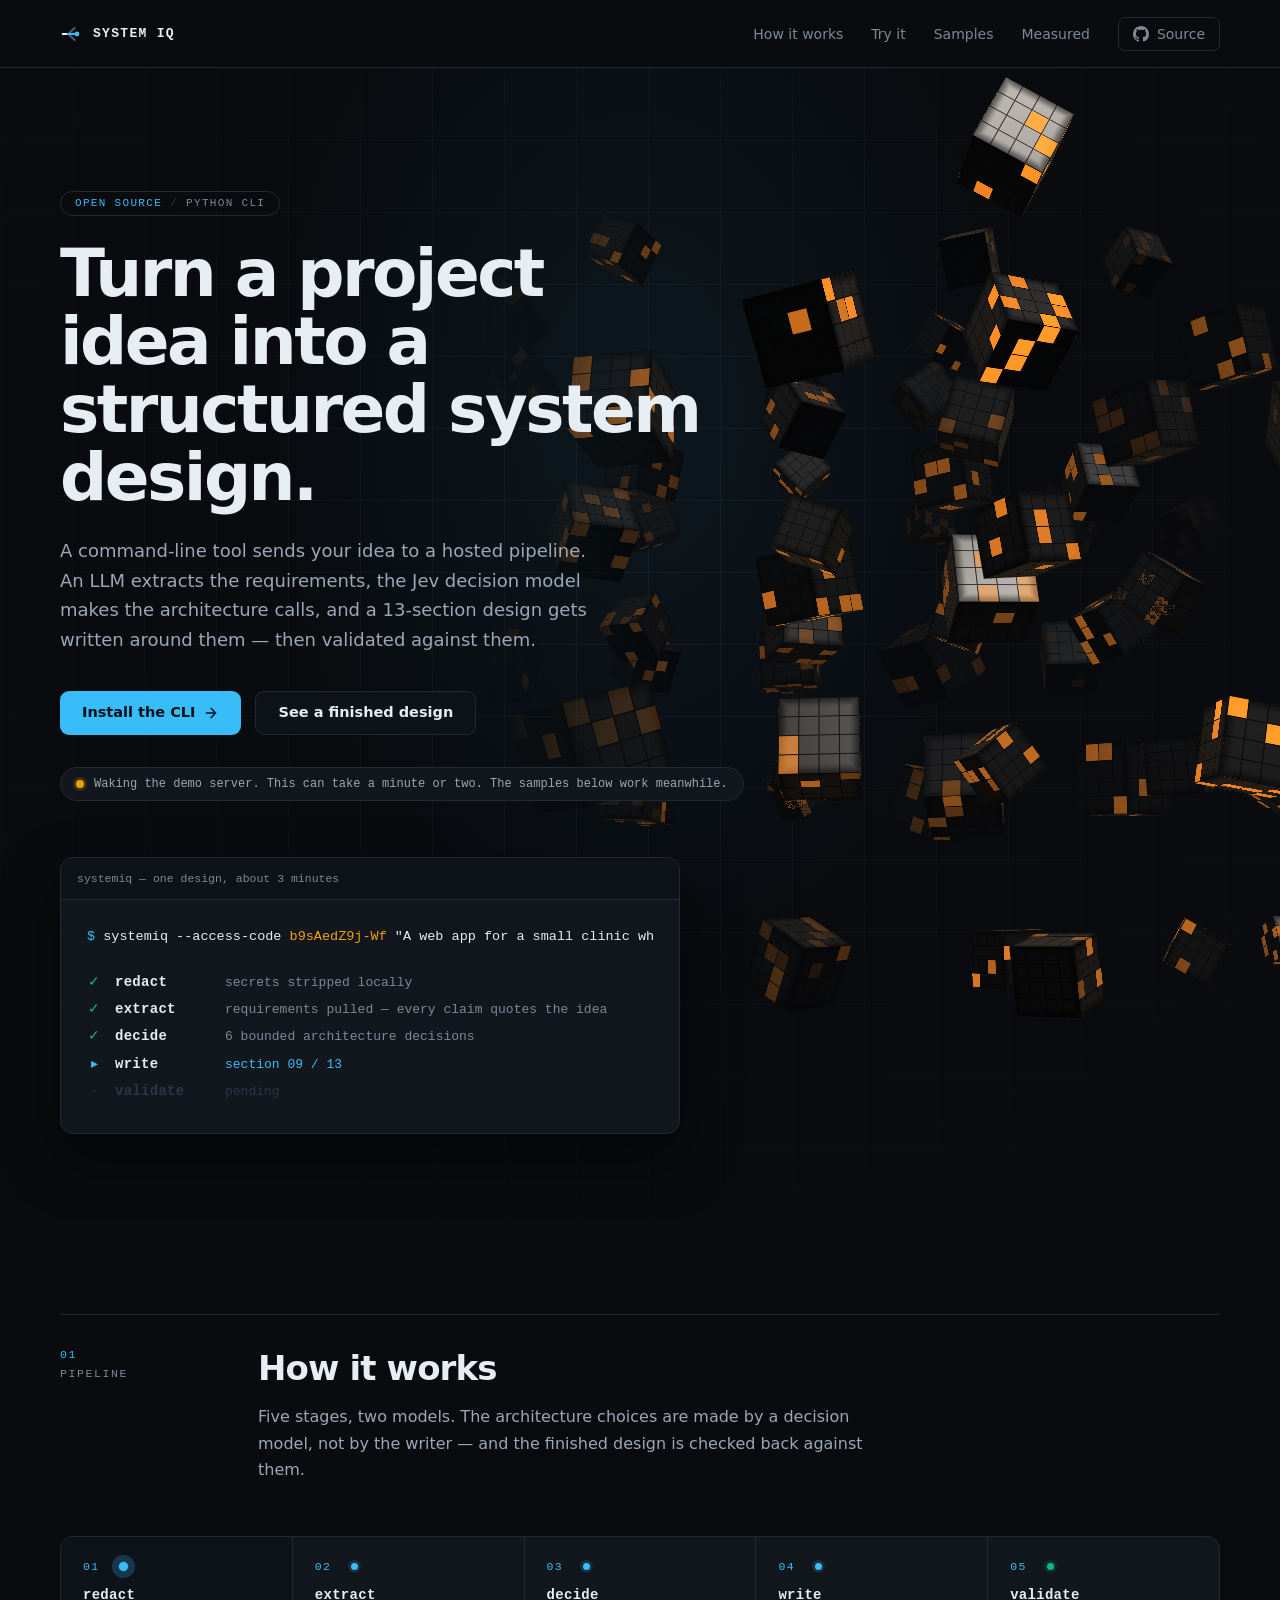
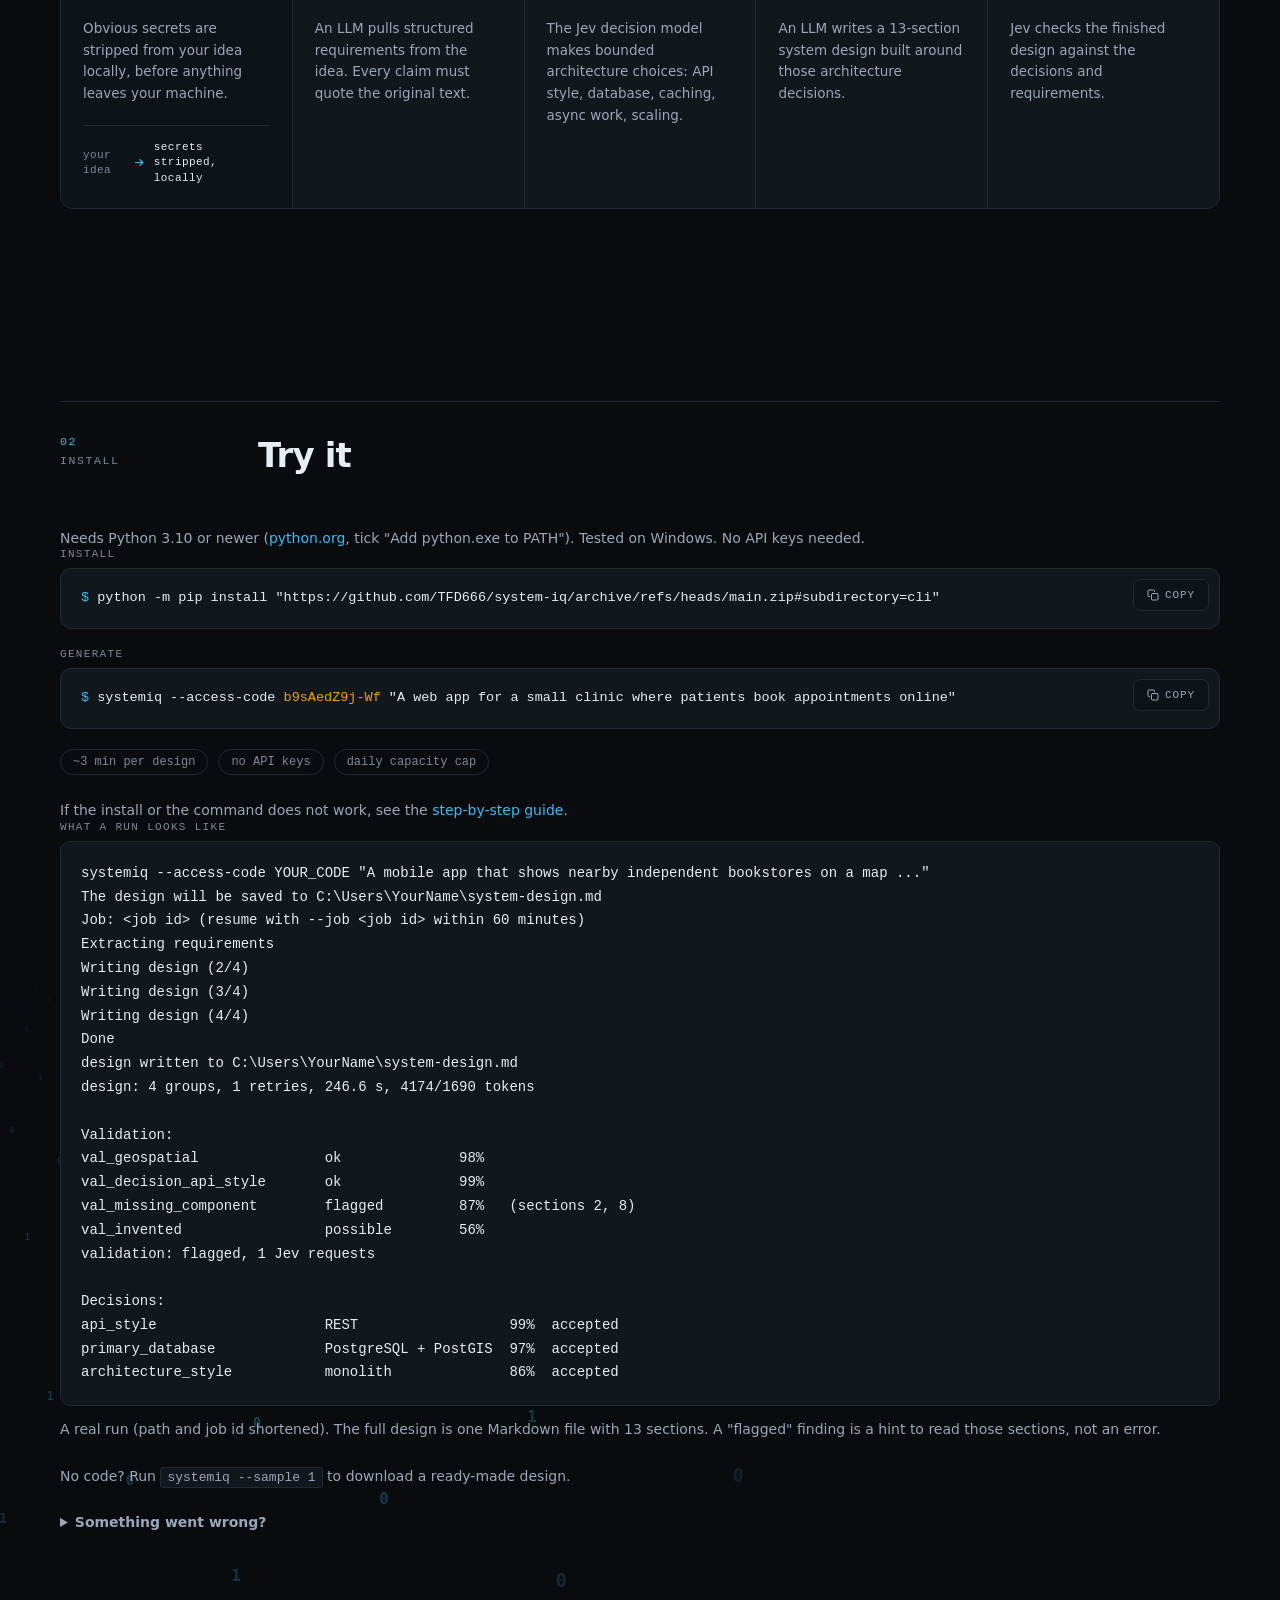
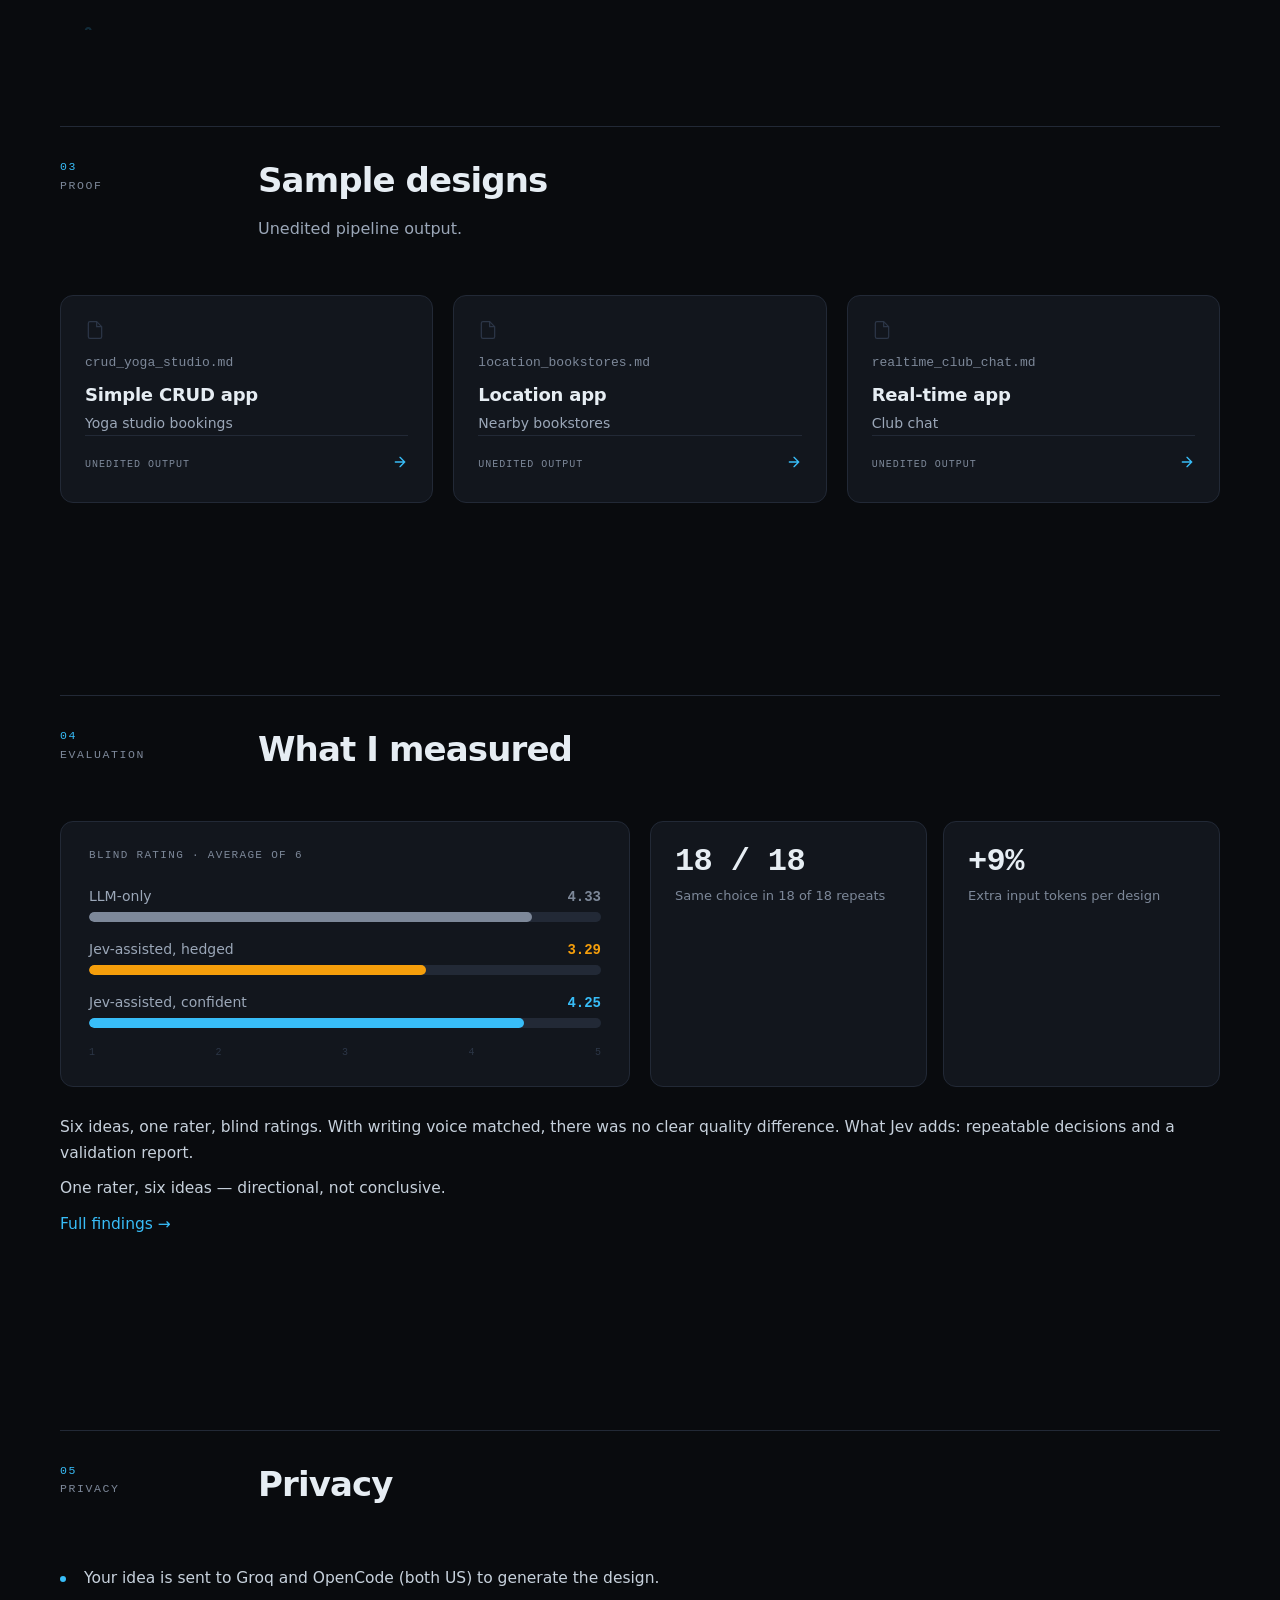
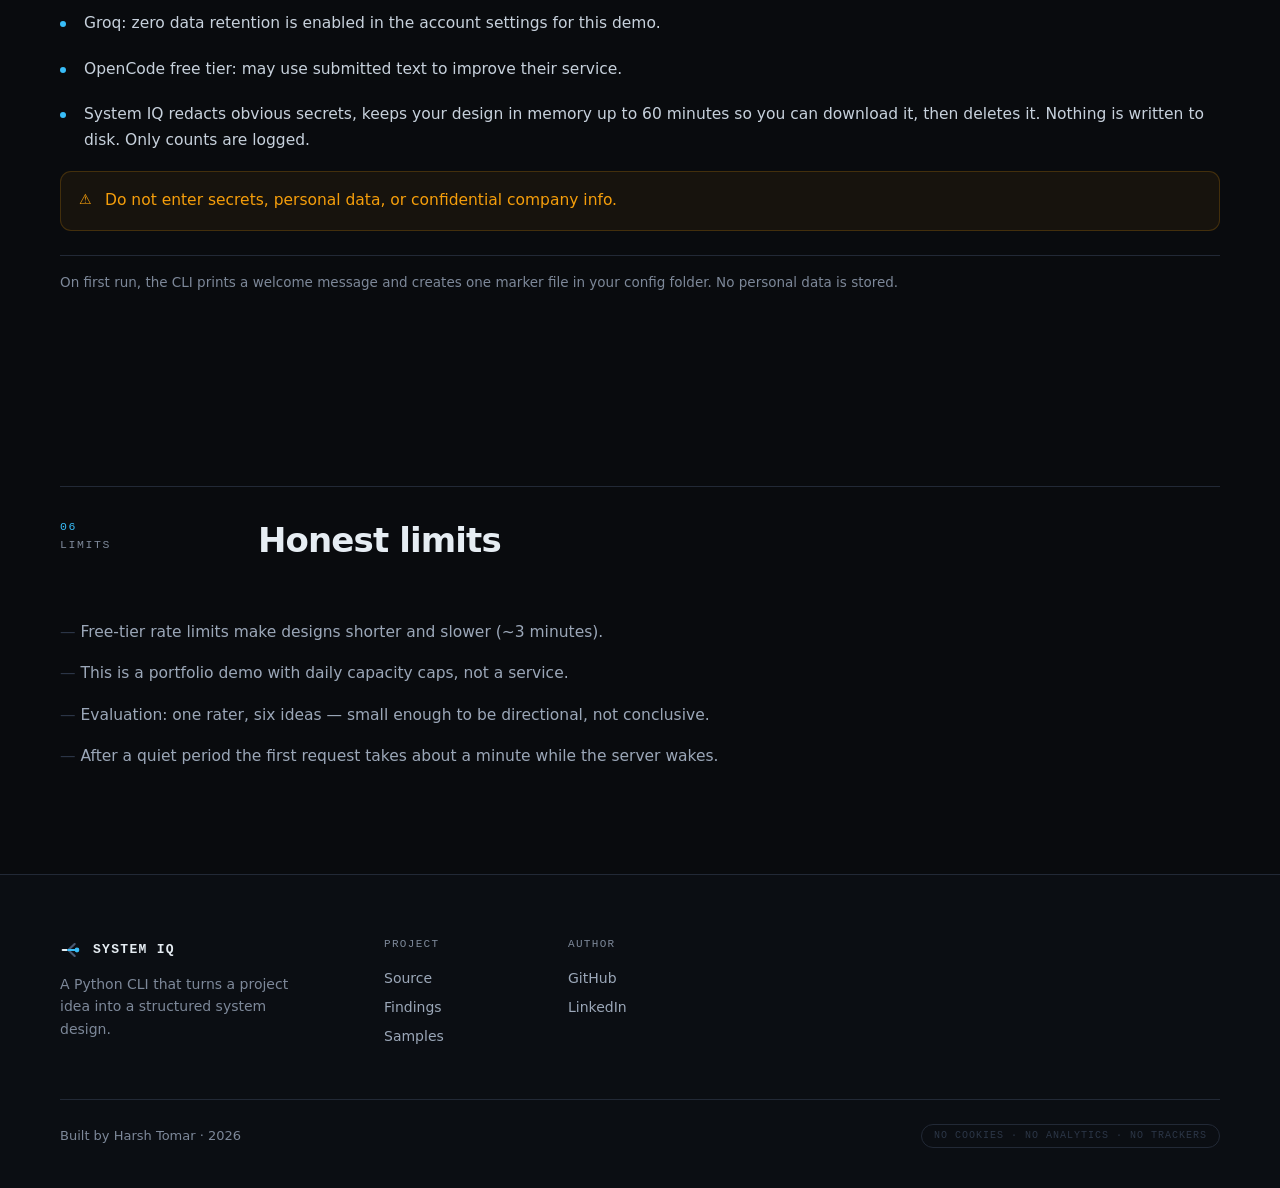
<file: site/index.html>
<!DOCTYPE html>
<html lang="en">
<head>
  <meta charset="UTF-8">
  <meta name="viewport" content="width=device-width, initial-scale=1.0">
  <title>System IQ — Structured System Design from a Project Idea</title>
  <meta name="description" content="A Python CLI that turns a project idea into a structured 13-section system design using requirement extraction, bounded architecture decisions, and validation.">
  <meta name="robots" content="noindex">
  <meta property="og:title" content="System IQ — Structured System Design from a Project Idea">
  <meta property="og:description" content="Turn a project idea into a structured 13-section system design.">
  <meta property="og:type" content="website">
  <link rel="icon" href="favicon.svg" type="image/svg+xml">
  <link rel="stylesheet" href="style.css">
</head>
<body>

  <!-- intro loader — first child, before skip link. Controller in motion.js -->
  <div id="intro" class="intro" aria-hidden="true">
    <svg class="intro__mark" width="190" height="190" viewBox="0 0 24 24" fill="none">
      <circle class="intro__ring" cx="18.5" cy="12" r="2.5" fill="none" stroke="#38BDF8" stroke-width="0.9"/>
      <path class="intro__stroke intro__trunk"  pathLength="100" d="M3 12h6"       stroke="#E6EDF3" stroke-width="2" stroke-linecap="round"/>
      <path class="intro__stroke intro__branch" pathLength="100" d="M9 12 16 5.5"  stroke="#2C3647" stroke-width="2" stroke-linecap="round"/>
      <path class="intro__stroke intro__branch" pathLength="100" d="M9 12 16 18.5" stroke="#2C3647" stroke-width="2" stroke-linecap="round"/>
      <path class="intro__stroke intro__chosen" pathLength="100" d="M9 12h7"       stroke="#38BDF8" stroke-width="2" stroke-linecap="round"/>
      <circle class="intro__node" cx="18.5" cy="12" r="2.5" fill="#38BDF8"/>
    </svg>
    <span class="intro__word">SYSTEM IQ</span>
    <button class="intro__skip" type="button">Skip</button>
  </div>

  <a class="skip-link" href="#main">Skip to content</a>

  <!-- top bar -->
  <header class="topbar">
    <div class="wrap topbar__inner">
      <a href="#top" class="topbar__logo" aria-label="System IQ — back to top">
        <svg width="22" height="22" viewBox="0 0 24 24" fill="none" aria-hidden="true">
          <path d="M3 12h6" stroke="#E6EDF3" stroke-width="2.4" stroke-linecap="round"/>
          <path d="M9 12 16 5.5" stroke="#4A5872" stroke-width="2.4" stroke-linecap="round"/>
          <path d="M9 12 16 18.5" stroke="#4A5872" stroke-width="2.4" stroke-linecap="round"/>
          <path d="M9 12h7" stroke="#38BDF8" stroke-width="2.4" stroke-linecap="round"/>
          <circle cx="18.5" cy="12" r="2.6" fill="#38BDF8"/>
        </svg>
        <span class="topbar__name">SYSTEM IQ</span>
      </a>
      <nav class="topbar__nav" aria-label="Main">
        <a href="#how">How it works</a>
        <a href="#try">Try it</a>
        <a href="#samples">Samples</a>
        <a href="#measured">Measured</a>
        <a href="https://github.com/TFD666/system-iq" class="topbar__source" target="_blank" rel="noopener noreferrer">
          <svg width="16" height="16" viewBox="0 0 16 16" fill="currentColor" aria-hidden="true"><path d="M8 0C3.58 0 0 3.58 0 8c0 3.54 2.29 6.53 5.47 7.59.4.07.55-.17.55-.38 0-.19-.01-.82-.01-1.49-2.01.37-2.53-.49-2.69-.94-.09-.23-.48-.94-.82-1.13-.28-.15-.68-.52-.01-.53.63-.01 1.08.58 1.23.82.72 1.21 1.87.87 2.33.66.07-.52.28-.87.51-1.07-1.78-.2-3.64-.89-3.64-3.95 0-.87.31-1.59.82-2.15-.08-.2-.36-1.02.08-2.12 0 0 .67-.21 2.2.82.64-.18 1.32-.27 2-.27.68 0 1.36.09 2 .27 1.53-1.04 2.2-.82 2.2-.82.44 1.1.16 1.92.08 2.12.51.56.82 1.27.82 2.15 0 3.07-1.87 3.75-3.65 3.95.29.25.54.73.54 1.48 0 1.07-.01 1.93-.01 2.2 0 .21.15.46.55.38A8.013 8.013 0 0016 8c0-4.42-3.58-8-8-8z"/></svg>
          <span>Source</span>
        </a>
      </nav>
    </div>
  </header>

  <main id="main">

    <!-- hero -->
    <section class="hero" id="top" aria-labelledby="hero-title">
      <div class="hero__grid" aria-hidden="true"></div>
      <div class="hero__glow" aria-hidden="true"></div>
      <canvas id="hero-cubes" class="hero__cubes" aria-hidden="true"></canvas>
      <div class="wrap hero__inner">

        <div class="eyebrow hero__reveal">
          <span class="eyebrow__accent">OPEN SOURCE</span>
          <span class="eyebrow__sep" aria-hidden="true">/</span>
          <span class="eyebrow__muted">PYTHON CLI</span>
        </div>

        <h1 id="hero-title" class="hero__title hero__reveal">Turn a project idea into a structured system design.</h1>

        <p class="hero__sub hero__reveal">A command-line tool sends your idea to a hosted pipeline. An LLM extracts the requirements, the Jev decision model makes the architecture calls, and a 13-section design gets written around them — then validated against them.</p>

        <div class="hero__ctas hero__reveal">
          <a href="#try" class="btn btn--primary">
            Install the CLI
            <svg width="16" height="16" viewBox="0 0 24 24" fill="none" stroke="currentColor" stroke-width="2" stroke-linecap="round" aria-hidden="true"><path d="M5 12h14M12 5l7 7-7 7"/></svg>
          </a>
          <a href="#samples" class="btn btn--secondary">See a finished design</a>
        </div>

        <div class="hero__status hero__reveal">
          <div class="status" aria-live="polite">
            <span class="status__dot status__dot--dim" aria-hidden="true"></span>
            <span class="status__text" id="status-text">Status needs JavaScript</span>
          </div>
        </div>

        <div class="term hero__reveal hero__term">
          <div class="term__bar">
            <span class="term__title">systemiq — one design, about 3 minutes</span>
          </div>
          <div class="term__body">
            <div class="term__cmd-clip"><div class="term__cmd"><span class="clr-accent">$ </span>systemiq --access-code <span class="clr-warn">b9sAedZ9j-Wf</span> "A web app for a small clinic where patients book appointments online"</div></div>
            <div class="term__gap"></div>
            <div class="term__stages">
              <div class="term__line" data-row="1"><span class="term__icon clr-ok">✓</span><span class="term__name">redact</span><span class="term__note">secrets stripped locally</span></div>
              <div class="term__line" data-row="2"><span class="term__icon clr-ok">✓</span><span class="term__name">extract</span><span class="term__note">requirements pulled — every claim quotes the idea</span></div>
              <div class="term__line" data-row="3"><span class="term__icon clr-ok">✓</span><span class="term__name">decide</span><span class="term__note">6 bounded architecture decisions</span></div>
              <div class="term__line" data-row="4"><span class="term__icon clr-accent">▸</span><span class="term__name">write</span><span class="term__note term__note--active">section 09 / 13</span></div>
              <div class="term__line" data-row="5"><span class="term__icon clr-dim">·</span><span class="term__name clr-dim">validate</span><span class="term__note clr-dim">pending</span></div>
            </div>
          </div>
        </div>

      </div>
    </section>

    <!-- how it works -->
    <section class="section" id="how" aria-labelledby="how-title">
      <div class="wrap">
        <div class="section__rule"></div>
        <div class="section__head reveal">
          <div class="rail">
            <span class="rail__num">01</span>
            <span class="rail__label">PIPELINE</span>
          </div>
          <div class="section__col">
            <h2 id="how-title" class="section__title">How it works</h2>
            <p class="section__lead">Five stages, two models. The architecture choices are made by a decision model, not by the writer — and the finished design is checked back against them.</p>
          </div>
        </div>
        <div class="section__body">
          <div class="pipeline">
            <button class="stage" type="button" aria-pressed="false">
              <span class="stage__head">
                <span class="stage__num">01</span>
                <span class="stage__rail" aria-hidden="true"><span class="stage__fill"></span></span>
                <span class="stage__node" aria-hidden="true"></span>
              </span>
              <span class="stage__name">redact</span>
              <span class="stage__desc">Obvious secrets are stripped from your idea locally, before anything leaves your machine.</span>
              <span class="stage__io">
                <span>your idea</span>
                <svg width="13" height="13" viewBox="0 0 16 16" fill="none" aria-hidden="true"><path d="M3 8h9M8.5 4.5 12 8l-3.5 3.5" stroke="#38BDF8" stroke-width="1.5" stroke-linecap="round" stroke-linejoin="round"/></svg>
                <span class="stage__out">secrets stripped, locally</span>
              </span>
            </button>
            <button class="stage" type="button" aria-pressed="false">
              <span class="stage__head">
                <span class="stage__num">02</span>
                <span class="stage__rail" aria-hidden="true"><span class="stage__fill"></span></span>
                <span class="stage__node" aria-hidden="true"></span>
              </span>
              <span class="stage__name">extract</span>
              <span class="stage__desc">An LLM pulls structured requirements from the idea. Every claim must quote the original text.</span>
              <span class="stage__io">
                <span>the idea</span>
                <svg width="13" height="13" viewBox="0 0 16 16" fill="none" aria-hidden="true"><path d="M3 8h9M8.5 4.5 12 8l-3.5 3.5" stroke="#38BDF8" stroke-width="1.5" stroke-linecap="round" stroke-linejoin="round"/></svg>
                <span class="stage__out">requirements, each quoting it</span>
              </span>
            </button>
            <button class="stage" type="button" aria-pressed="false">
              <span class="stage__head">
                <span class="stage__num">03</span>
                <span class="stage__rail" aria-hidden="true"><span class="stage__fill"></span></span>
                <span class="stage__node" aria-hidden="true"></span>
              </span>
              <span class="stage__name">decide</span>
              <span class="stage__desc">The Jev decision model makes bounded architecture choices: API style, database, caching, async work, scaling.</span>
              <span class="stage__io">
                <span>requirements</span>
                <svg width="13" height="13" viewBox="0 0 16 16" fill="none" aria-hidden="true"><path d="M3 8h9M8.5 4.5 12 8l-3.5 3.5" stroke="#38BDF8" stroke-width="1.5" stroke-linecap="round" stroke-linejoin="round"/></svg>
                <span class="stage__out">6 bounded decisions</span>
              </span>
            </button>
            <button class="stage" type="button" aria-pressed="false">
              <span class="stage__head">
                <span class="stage__num">04</span>
                <span class="stage__rail" aria-hidden="true"><span class="stage__fill"></span></span>
                <span class="stage__node" aria-hidden="true"></span>
              </span>
              <span class="stage__name">write</span>
              <span class="stage__desc">An LLM writes a 13-section system design built around those architecture decisions.</span>
              <span class="stage__io">
                <span>the decisions</span>
                <svg width="13" height="13" viewBox="0 0 16 16" fill="none" aria-hidden="true"><path d="M3 8h9M8.5 4.5 12 8l-3.5 3.5" stroke="#38BDF8" stroke-width="1.5" stroke-linecap="round" stroke-linejoin="round"/></svg>
                <span class="stage__out">13-section design</span>
              </span>
            </button>
            <button class="stage stage--last" type="button" aria-pressed="false">
              <span class="stage__head">
                <span class="stage__num">05</span>
                <span class="stage__rail" aria-hidden="true"><span class="stage__fill"></span></span>
                <span class="stage__node" aria-hidden="true"></span>
              </span>
              <span class="stage__name">validate</span>
              <span class="stage__desc">Jev checks the finished design against the decisions and requirements.</span>
              <span class="stage__io">
                <span>the design</span>
                <svg width="13" height="13" viewBox="0 0 16 16" fill="none" aria-hidden="true"><path d="M3 8h9M8.5 4.5 12 8l-3.5 3.5" stroke="#10B981" stroke-width="1.5" stroke-linecap="round" stroke-linejoin="round"/></svg>
                <span class="stage__out">validation report</span>
              </span>
            </button>
          </div>
        </div>
      </div>
    </section>

    <!-- try it -->
    <section class="section section--try" id="try" aria-labelledby="try-title">
      <canvas id="try-wave" class="try__wave" aria-hidden="true"></canvas>
      <div class="wrap try__content">
        <div class="section__rule"></div>
        <div class="section__head reveal">
          <div class="rail">
            <span class="rail__num">02</span>
            <span class="rail__label">INSTALL</span>
          </div>
          <div class="section__col">
            <h2 id="try-title" class="section__title">Try it</h2>
          </div>
        </div>
        <div class="section__body reveal">
          <div class="try__notes">
            <p>Needs Python 3.10 or newer (<a href="https://www.python.org/downloads/" rel="noopener noreferrer">python.org</a>, tick "Add python.exe to PATH"). Tested on Windows. No API keys needed.</p>
          </div>
          <div class="code-box">
            <div class="code-box__label">INSTALL</div>
            <div class="code-box__inner">
              <code id="cmd-install"><span class="clr-accent">$ </span>python -m pip install "https://github.com/TFD666/system-iq/archive/refs/heads/main.zip#subdirectory=cli"</code>
              <button class="copy-btn" type="button" data-target="cmd-install" aria-label="Copy install command">
                <svg width="12" height="12" viewBox="0 0 24 24" fill="none" stroke="currentColor" stroke-width="2" stroke-linecap="round" aria-hidden="true"><rect x="9" y="9" width="13" height="13" rx="2"/><path d="M5 15H4a2 2 0 01-2-2V4a2 2 0 012-2h9a2 2 0 012 2v1"/></svg>
                <span class="copy-btn__label">COPY</span>
              </button>
            </div>
          </div>
          <div class="code-box">
            <div class="code-box__label">GENERATE</div>
            <div class="code-box__inner">
              <code id="cmd-run"><span class="clr-accent">$ </span>systemiq --access-code <span class="clr-warn">b9sAedZ9j-Wf</span> "A web app for a small clinic where patients book appointments online"</code>
              <button class="copy-btn" type="button" data-target="cmd-run" aria-label="Copy run command">
                <svg width="12" height="12" viewBox="0 0 24 24" fill="none" stroke="currentColor" stroke-width="2" stroke-linecap="round" aria-hidden="true"><rect x="9" y="9" width="13" height="13" rx="2"/><path d="M5 15H4a2 2 0 01-2-2V4a2 2 0 012-2h9a2 2 0 012 2v1"/></svg>
                <span class="copy-btn__label">COPY</span>
              </button>
            </div>
          </div>
          <div class="chips">
            <span class="chip">~3 min per design</span>
            <span class="chip">no API keys</span>
            <span class="chip">daily capacity cap</span>
          </div>
          <div class="try__notes">
            <p>If the install or the command does not work, see the <a href="https://github.com/TFD666/system-iq#getting-started-step-by-step-windows" rel="noopener noreferrer">step-by-step guide</a>.</p>
          </div>
          <div class="code-box__label">WHAT A RUN LOOKS LIKE</div>
          <pre class="run-output">systemiq --access-code YOUR_CODE "A mobile app that shows nearby independent bookstores on a map ..."
The design will be saved to C:\Users\YourName\system-design.md
Job: &lt;job id&gt; (resume with --job &lt;job id&gt; within 60 minutes)
Extracting requirements
Writing design (2/4)
Writing design (3/4)
Writing design (4/4)
Done
design written to C:\Users\YourName\system-design.md
design: 4 groups, 1 retries, 246.6 s, 4174/1690 tokens

Validation:
val_geospatial               ok              98%
val_decision_api_style       ok              99%
val_missing_component        flagged         87%   (sections 2, 8)
val_invented                 possible        56%
validation: flagged, 1 Jev requests

Decisions:
api_style                    REST                  99%  accepted
primary_database             PostgreSQL + PostGIS  97%  accepted
architecture_style           monolith              86%  accepted</pre>
          <p class="try__caption">A real run (path and job id shortened). The full design is one Markdown file with 13 sections. A "flagged" finding is a hint to read those sections, not an error.</p>
          <div class="try__notes">
            <p>No code? Run <code>systemiq --sample 1</code> to download a ready-made design.</p>
          </div>
          <details class="try__trouble">
            <summary>Something went wrong?</summary>
            <ul>
              <li><strong>Python not found</strong> - install from <a href="https://www.python.org/downloads/" rel="noopener noreferrer">python.org</a></li>
              <li><strong>pip launcher error</strong> - use <code>python -m pip</code> instead of bare <code>pip</code></li>
              <li><strong>systemiq not recognized</strong> - open a new PowerShell window, or use <code>python -m systemiq</code></li>
              <li><strong>"Server waking up"</strong> - wait a few minutes, the free server sleeps when idle</li>
              <li><strong>Daily limit reached</strong> - try tomorrow, or run <code>systemiq --sample 1</code> for a pre-built sample</li>
            </ul>
          </details>
        </div>
      </div>
    </section>

    <!-- sample designs -->
    <section class="section" id="samples" aria-labelledby="samples-title">
      <div class="wrap">
        <div class="section__rule"></div>
        <div class="section__head reveal">
          <div class="rail">
            <span class="rail__num">03</span>
            <span class="rail__label">PROOF</span>
          </div>
          <div class="section__col">
            <h2 id="samples-title" class="section__title">Sample designs</h2>
            <p class="section__lead">Unedited pipeline output.</p>
          </div>
        </div>
        <div class="section__body">
          <div class="samples reveal">
            <a class="sample" href="https://github.com/TFD666/system-iq/blob/main/samples/crud_yoga_studio.md" target="_blank" rel="noopener noreferrer">
              <div class="sample__icon"><svg width="20" height="20" viewBox="0 0 24 24" fill="none" stroke="currentColor" stroke-width="1.5" aria-hidden="true"><path d="M14 2H6a2 2 0 00-2 2v16a2 2 0 002 2h12a2 2 0 002-2V8z"/><polyline points="14 2 14 8 20 8"/></svg></div>
              <div class="sample__file">crud_yoga_studio.md</div>
              <h3 class="sample__title">Simple CRUD app</h3>
              <p class="sample__desc">Yoga studio bookings</p>
              <div class="sample__foot">
                <span class="sample__tag">UNEDITED OUTPUT</span>
                <span class="sample__arrow"><svg width="16" height="16" viewBox="0 0 24 24" fill="none" stroke="currentColor" stroke-width="2" stroke-linecap="round" aria-hidden="true"><path d="M5 12h14M12 5l7 7-7 7"/></svg></span>
              </div>
            </a>
            <a class="sample" href="https://github.com/TFD666/system-iq/blob/main/samples/location_bookstores.md" target="_blank" rel="noopener noreferrer">
              <div class="sample__icon"><svg width="20" height="20" viewBox="0 0 24 24" fill="none" stroke="currentColor" stroke-width="1.5" aria-hidden="true"><path d="M14 2H6a2 2 0 00-2 2v16a2 2 0 002 2h12a2 2 0 002-2V8z"/><polyline points="14 2 14 8 20 8"/></svg></div>
              <div class="sample__file">location_bookstores.md</div>
              <h3 class="sample__title">Location app</h3>
              <p class="sample__desc">Nearby bookstores</p>
              <div class="sample__foot">
                <span class="sample__tag">UNEDITED OUTPUT</span>
                <span class="sample__arrow"><svg width="16" height="16" viewBox="0 0 24 24" fill="none" stroke="currentColor" stroke-width="2" stroke-linecap="round" aria-hidden="true"><path d="M5 12h14M12 5l7 7-7 7"/></svg></span>
              </div>
            </a>
            <a class="sample" href="https://github.com/TFD666/system-iq/blob/main/samples/realtime_club_chat.md" target="_blank" rel="noopener noreferrer">
              <div class="sample__icon"><svg width="20" height="20" viewBox="0 0 24 24" fill="none" stroke="currentColor" stroke-width="1.5" aria-hidden="true"><path d="M14 2H6a2 2 0 00-2 2v16a2 2 0 002 2h12a2 2 0 002-2V8z"/><polyline points="14 2 14 8 20 8"/></svg></div>
              <div class="sample__file">realtime_club_chat.md</div>
              <h3 class="sample__title">Real-time app</h3>
              <p class="sample__desc">Club chat</p>
              <div class="sample__foot">
                <span class="sample__tag">UNEDITED OUTPUT</span>
                <span class="sample__arrow"><svg width="16" height="16" viewBox="0 0 24 24" fill="none" stroke="currentColor" stroke-width="2" stroke-linecap="round" aria-hidden="true"><path d="M5 12h14M12 5l7 7-7 7"/></svg></span>
              </div>
            </a>
          </div>
        </div>
      </div>
    </section>

    <!-- what I measured -->
    <section class="section" id="measured" aria-labelledby="measured-title">
      <div class="wrap">
        <div class="section__rule"></div>
        <div class="section__head reveal">
          <div class="rail">
            <span class="rail__num">04</span>
            <span class="rail__label">EVALUATION</span>
          </div>
          <div class="section__col">
            <h2 id="measured-title" class="section__title">What I measured</h2>
          </div>
        </div>
        <div class="section__body">
          <div class="eval">
            <div class="eval__panel reveal">
              <div class="eval__header">BLIND RATING · AVERAGE OF 6</div>
              <div class="bar-row bar--llm">
                <div class="bar__meta"><span class="bar__label">LLM-only</span><span class="bar__value">4.33</span></div>
                <div class="bar__track"><div class="bar__fill"></div></div>
              </div>
              <div class="bar-row bar--hedged">
                <div class="bar__meta"><span class="bar__label">Jev-assisted, hedged</span><span class="bar__value">3.29</span></div>
                <div class="bar__track"><div class="bar__fill"></div></div>
              </div>
              <div class="bar-row bar--confident">
                <div class="bar__meta"><span class="bar__label">Jev-assisted, confident</span><span class="bar__value">4.25</span></div>
                <div class="bar__track"><div class="bar__fill"></div></div>
              </div>
              <div class="bar__scale"><span>1</span><span>2</span><span>3</span><span>4</span><span>5</span></div>
            </div>
            <div class="stats reveal">
              <div class="stat">
                <div class="stat__num">18 / 18</div>
                <p class="stat__desc">Same choice in 18 of 18 repeats</p>
              </div>
              <div class="stat">
                <div class="stat__num">+9%</div>
                <p class="stat__desc">Extra input tokens per design</p>
              </div>
            </div>
          </div>
          <div class="eval__text reveal">
            <p>Six ideas, one rater, blind ratings. With writing voice matched, there was no clear quality difference. What Jev adds: repeatable decisions and a validation report.</p>
            <p>One rater, six ideas — directional, not conclusive.</p>
            <p><a href="https://github.com/TFD666/system-iq/blob/main/eval/FINDINGS.md" target="_blank" rel="noopener noreferrer">Full findings &#8594;</a></p>
          </div>
        </div>
      </div>
    </section>

    <!-- privacy -->
    <section class="section" id="privacy" aria-labelledby="privacy-title">
      <div class="wrap">
        <div class="section__rule"></div>
        <div class="section__head reveal">
          <div class="rail">
            <span class="rail__num">05</span>
            <span class="rail__label">PRIVACY</span>
          </div>
          <div class="section__col">
            <h2 id="privacy-title" class="section__title">Privacy</h2>
          </div>
        </div>
        <div class="section__body reveal">
          <ul class="privacy-list">
            <li class="privacy-item">Your idea is sent to Groq and OpenCode (both US) to generate the design.</li>
            <li class="privacy-item">Groq: zero data retention is enabled in the account settings for this demo.</li>
            <li class="privacy-item">OpenCode free tier: may use submitted text to improve their service.</li>
            <li class="privacy-item">System IQ redacts obvious secrets, keeps your design in memory up to 60 minutes so you can download it, then deletes it. Nothing is written to disk. Only counts are logged.</li>
          </ul>
          <div class="privacy-warn">Do not enter secrets, personal data, or confidential company info.</div>
          <p class="privacy-note">On first run, the CLI prints a welcome message and creates one marker file in your config folder. No personal data is stored.</p>
        </div>
      </div>
    </section>

    <!-- honest limits -->
    <section class="section" id="limits" aria-labelledby="limits-title">
      <div class="wrap">
        <div class="section__rule"></div>
        <div class="section__head reveal">
          <div class="rail">
            <span class="rail__num">06</span>
            <span class="rail__label">LIMITS</span>
          </div>
          <div class="section__col">
            <h2 id="limits-title" class="section__title">Honest limits</h2>
          </div>
        </div>
        <div class="section__body reveal">
          <ul class="limits-list">
            <li class="limits-item">Free-tier rate limits make designs shorter and slower (~3 minutes).</li>
            <li class="limits-item">This is a portfolio demo with daily capacity caps, not a service.</li>
            <li class="limits-item">Evaluation: one rater, six ideas — small enough to be directional, not conclusive.</li>
            <li class="limits-item">After a quiet period the first request takes about a minute while the server wakes.</li>
          </ul>
        </div>
      </div>
    </section>

  </main>

  <!-- footer -->
  <footer class="footer">
    <div class="wrap">
      <div class="footer__top">
        <div class="footer__brand">
          <a href="#top" class="footer__brand-logo" aria-label="System IQ — back to top">
            <svg width="22" height="22" viewBox="0 0 24 24" fill="none" aria-hidden="true">
              <path d="M3 12h6" stroke="#E6EDF3" stroke-width="2.4" stroke-linecap="round"/>
              <path d="M9 12 16 5.5" stroke="#4A5872" stroke-width="2.4" stroke-linecap="round"/>
              <path d="M9 12 16 18.5" stroke="#4A5872" stroke-width="2.4" stroke-linecap="round"/>
              <path d="M9 12h7" stroke="#38BDF8" stroke-width="2.4" stroke-linecap="round"/>
              <circle cx="18.5" cy="12" r="2.6" fill="#38BDF8"/>
            </svg>
            <span class="footer__brand-name">SYSTEM IQ</span>
          </a>
          <p class="footer__brand-desc">A Python CLI that turns a project idea into a structured system design.</p>
        </div>
        <div class="footer__cols">
          <div class="footer__col">
            <div class="footer__col-title">PROJECT</div>
            <a href="https://github.com/TFD666/system-iq" target="_blank" rel="noopener noreferrer">Source</a>
            <a href="https://github.com/TFD666/system-iq/blob/main/eval/FINDINGS.md" target="_blank" rel="noopener noreferrer">Findings</a>
            <a href="#samples">Samples</a>
          </div>
          <div class="footer__col">
            <div class="footer__col-title">AUTHOR</div>
            <a href="https://github.com/TFD666" target="_blank" rel="noopener noreferrer">GitHub</a>
            <a href="https://www.linkedin.com/in/harsh-tomar-9a848724b/" target="_blank" rel="noopener noreferrer">LinkedIn</a>
          </div>
        </div>
      </div>
      <div class="footer__bottom">
        <span class="footer__credit">Built by Harsh Tomar · 2026</span>
        <span class="footer__badge">NO COOKIES · NO ANALYTICS · NO TRACKERS</span>
      </div>
    </div>
  </footer>

  <div class="sr-only" aria-live="polite" id="copy-announce"></div>
  <script src="script.js"></script>
  <script src="pipeline.js" defer></script>
  <script src="motion.js" defer></script>
</body>
</html>
</file>
<file: site/style.css>
/* ======================================================================
   System IQ — style.css
   Authoritative source: DESIGN.md. No raw hex downstream of tokens.
   ====================================================================== */

:root {
  --bg: #090B0E;
  --surface: #12161D;
  --inset: #0E1219;
  --border: #222936;
  --text: #E6EDF3;
  --emphasis: #C7D1DC;
  --body: #9BA7B8;
  --muted: #7D8899;
  --dim: #2C3647;
  --accent: #38BDF8;
  --accent-hover: #7DD3FC;
  --ok: #10B981;
  --warn: #F59E0B;
  --btn-text: #061018;
  --sans: ui-sans-serif, system-ui, -apple-system, "Segoe UI", Roboto, "Helvetica Neue", Arial, sans-serif;
  --mono: ui-monospace, SFMono-Regular, Menlo, Consolas, "Liberation Mono", monospace;
  --ease: cubic-bezier(0.22, 0.61, 0.36, 1);
  --r-panel: 13px;
  --r-code: 11px;
  --r-btn: 9px;
  --r-sm: 7px;
  --r-pill: 999px;
}

/* ── reset ─────────────────────────────────────────────────────────── */

*, *::before, *::after { box-sizing: border-box; margin: 0; padding: 0; }
html { color-scheme: dark; -webkit-text-size-adjust: 100%; scroll-behavior: smooth; }

body {
  font-family: var(--sans);
  font-size: 16px;
  line-height: 1.65;
  color: var(--body);
  background: var(--bg);
  -webkit-font-smoothing: antialiased;
}

::selection { background: var(--accent); color: var(--btn-text); }

:focus-visible { outline: 2px solid var(--accent); outline-offset: 2px; }

img { display: block; max-width: 100%; height: auto; }

/* ── utilities ─────────────────────────────────────────────────────── */

.sr-only {
  position: absolute; width: 1px; height: 1px; padding: 0; margin: -1px;
  overflow: hidden; clip: rect(0,0,0,0); white-space: nowrap; border: 0;
}

.skip-link {
  position: absolute; left: -9999px; top: 0; z-index: 200;
  padding: 8px 16px; background: var(--accent); color: var(--btn-text);
  font: 600 14px/1 var(--sans); text-decoration: none; border-radius: var(--r-sm);
}
.skip-link:focus { left: 16px; top: 16px; }

/* ── layout ────────────────────────────────────────────────────────── */

.wrap { max-width: 1240px; margin-inline: auto; padding-inline: 40px; }

.section { padding-block: 96px; position: relative; }

.section__rule { height: 1px; background: var(--border); }

.section__head {
  display: flex; flex-wrap: wrap; gap: 48px;
  padding-top: 34px;
}

.rail { flex: 0 0 150px; display: flex; flex-direction: column; gap: 7px; }
.rail__num {
  font: 400 11.5px/1 var(--mono); letter-spacing: 0.14em;
  text-transform: uppercase; color: var(--accent);
}
.rail__label {
  font: 400 11.5px/1 var(--mono); letter-spacing: 0.14em;
  text-transform: uppercase; color: var(--muted);
}

.section__col { flex: 999 1 420px; min-width: 0; }
.section__title {
  font: 600 34px/1.15 var(--sans); letter-spacing: -0.026em; color: var(--text);
}
.section__lead {
  margin-top: 16px; max-width: 620px; color: var(--body); font-size: 16px; line-height: 1.65;
}
.section__body { margin-top: 52px; }

/* ── top bar ───────────────────────────────────────────────────────── */

.topbar {
  position: sticky; top: 0; z-index: 100; height: 68px;
  border-bottom: 1px solid var(--border); background: var(--bg);
}

.topbar__inner {
  display: flex; align-items: center; justify-content: space-between;
  height: 100%;
}

.topbar__logo {
  display: inline-flex; align-items: center; gap: 11px;
  text-decoration: none; color: var(--text);
}
.topbar__name {
  font: 600 13px/1 var(--mono); letter-spacing: 0.1em; color: var(--text);
}

.topbar__nav { display: flex; align-items: center; gap: 28px; }
.topbar__nav a {
  font: 400 14px/1 var(--sans); color: var(--muted); text-decoration: none;
  transition: color 120ms ease-out;
}
.topbar__nav a:hover { color: var(--text); }

.topbar__source {
  display: inline-flex; align-items: center; gap: 8px;
  padding: 8px 14px; border: 1px solid var(--border); border-radius: var(--r-sm);
  font: 400 13px/1 var(--sans); color: var(--body); text-decoration: none;
  transition: border-color 120ms ease-out, color 120ms ease-out;
}
.topbar__source:hover { border-color: var(--accent); color: var(--text); }
.topbar__source svg { width: 16px; height: 16px; }

/* ── hero ──────────────────────────────────────────────────────────── */

.hero {
  position: relative; overflow: hidden;
  padding: 120px 0 100px;
}

.hero__grid {
  position: absolute; inset: 0; pointer-events: none;
  background-image:
    linear-gradient(rgba(34,41,54,0.4) 1px, transparent 1px),
    linear-gradient(90deg, rgba(34,41,54,0.4) 1px, transparent 1px);
  background-size: 72px 72px;
  -webkit-mask-image: radial-gradient(ellipse 70% 70% at 50% 40%, #000, transparent);
          mask-image: radial-gradient(ellipse 70% 70% at 50% 40%, #000, transparent);
}

.hero__glow {
  position: absolute; top: -20%; left: 20%; width: 60%; height: 100%;
  background: radial-gradient(ellipse at center, rgba(56,189,248,0.07) 0%, transparent 70%);
  pointer-events: none;
}

.hero__cubes {
  position: absolute; right: 0; top: 0; width: 62%; height: 100%;
  pointer-events: none;
  -webkit-mask-image: linear-gradient(90deg, transparent 0%, #000 26%, #000 100%);
          mask-image: linear-gradient(90deg, transparent 0%, #000 26%, #000 100%);
}

.hero__inner { position: relative; z-index: 1; }

/* ── eyebrow ───────────────────────────────────────────────────────── */

.eyebrow {
  display: inline-flex; align-items: center; gap: 8px;
  padding: 6px 14px; margin-bottom: 24px;
  border: 1px solid var(--border); border-radius: var(--r-pill);
  font: 400 11px/1 var(--mono); letter-spacing: 0.12em; text-transform: uppercase;
}
.eyebrow__accent { color: var(--accent); }
.eyebrow__sep { color: var(--dim); }
.eyebrow__muted { color: var(--muted); }

/* ── hero type ─────────────────────────────────────────────────────── */

.hero__title {
  font: 600 66px/1.03 var(--sans); letter-spacing: -0.038em;
  color: var(--text); max-width: 14ch; text-wrap: pretty;
}

.hero__sub {
  margin-top: 24px; max-width: 540px;
  font: 400 18px/1.65 var(--sans); color: var(--body);
}

/* ── buttons ───────────────────────────────────────────────────────── */

.hero__ctas { display: flex; flex-wrap: wrap; gap: 14px; margin-top: 36px; }

.btn {
  display: inline-flex; align-items: center; gap: 8px;
  padding: 13px 22px; border-radius: var(--r-btn);
  font: 600 14.5px/1 var(--sans); text-decoration: none;
  cursor: pointer; border: none;
  min-height: 44px;
  transition: background 120ms ease-out, border-color 120ms ease-out, color 120ms ease-out;
}
.btn svg { width: 16px; height: 16px; flex-shrink: 0; }

.btn--primary {
  background: var(--accent); color: var(--btn-text);
}
.btn--primary:hover { background: var(--accent-hover); color: var(--btn-text); }

.btn--secondary {
  background: var(--inset); color: var(--text);
  border: 1px solid var(--border);
}
.btn--secondary:hover {
  border-color: var(--accent); background: rgba(56,189,248,0.06);
}

/* ── status pill ───────────────────────────────────────────────────── */

.hero__status { margin-top: 32px; }

.status {
  display: inline-flex; align-items: center; gap: 10px;
  padding: 8px 15px;
  background: var(--surface); border: 1px solid var(--border); border-radius: var(--r-pill);
}

.status__dot {
  width: 8px; height: 8px; border-radius: 50%; flex-shrink: 0;
}
.status__dot--dim { background: var(--dim); }
.status__dot--accent {
  background: var(--accent);
  box-shadow: 0 0 0 3px rgba(56,189,248,0.18);
}
.status__dot--warn {
  background: var(--warn);
  box-shadow: 0 0 0 3px rgba(245,158,11,0.18);
}
.status__dot--ok {
  background: var(--ok);
  box-shadow: 0 0 0 3px rgba(16,185,129,0.18);
}
.status__dot--muted {
  background: var(--muted);
  box-shadow: 0 0 0 3px rgba(125,136,153,0.18);
}

.status__text { font: 400 12px/1.4 var(--mono); color: var(--body); }

/* ── terminal mock ─────────────────────────────────────────────────── */

.term {
  margin-top: 40px; max-width: 620px;
  border: 1px solid var(--border); border-radius: var(--r-panel);
  background: var(--surface);
  box-shadow: 0 24px 60px rgba(0,0,0,0.45);
  overflow: hidden;
}

.term__bar {
  display: flex; align-items: center; justify-content: space-between;
  height: 42px; padding: 0 16px;
  background: var(--inset); border-bottom: 1px solid var(--border);
}
.term__title { font: 400 11.5px/1 var(--mono); color: var(--muted); }

.term__body { padding: 24px 26px 28px; font: 400 13.5px/1.95 var(--mono); color: var(--text); }

.term__cmd-clip { overflow: hidden; white-space: nowrap; }
.term__cmd { white-space: pre-wrap; word-break: break-word; }

.term__gap { height: 18px; }

.term__stages { display: flex; flex-direction: column; }

.term__line {
  display: flex; gap: 14px; align-items: baseline;
}

.term__icon { flex: 0 0 14px; text-align: center; }
.term__name { flex: 0 0 96px; font-weight: 600; font-size: 14px; letter-spacing: 0.02em; }
.term__note { color: var(--muted); font-size: 13px; }
.term__note--active { color: var(--accent); }

/* terminal color helpers */
.clr-accent { color: var(--accent); }
.clr-ok { color: var(--ok); }
.clr-warn { color: var(--warn); }
.clr-dim { color: var(--dim); }

/* ── interactive pipeline ──────────────────────────────────────────── */

.pipeline {
  display: grid;
  grid-template-columns: 1fr;
  gap: 1px;
  background: var(--border);
  border: 1px solid var(--border);
  border-radius: 13px;
  overflow: hidden;
}
@media (min-width: 980px) {
  .pipeline { grid-template-columns: repeat(5, minmax(0, 1fr)); }
}

.stage {
  display: flex; flex-direction: column; gap: 14px;
  margin: 0; padding: 24px 22px 22px; text-align: left;
  font: inherit; color: inherit;
  background: var(--surface); border: 0; cursor: pointer;
  transition: background 220ms ease-out;
}
.stage:hover,
.stage:focus-visible { background: var(--inset); }
.stage:focus-visible { outline: 2px solid var(--accent); outline-offset: -2px; }
.stage.is-active { background: var(--inset); }

.stage__head { display: flex; align-items: center; gap: 10px; }
.stage__num {
  font: 11.5px/1 var(--mono); letter-spacing: 0.12em; color: var(--accent);
}
.stage__rail {
  position: relative; flex: 1; height: 1px;
  background: var(--border); overflow: hidden;
}
.stage__fill {
  position: absolute; inset: 0; background: var(--accent);
  transform: scaleX(0); transform-origin: left center;
}
.stage.is-active .stage__fill {
  transform: scaleX(1);
  transition: transform 900ms cubic-bezier(0.22, 0.61, 0.36, 1);
}

.stage__node {
  width: 7px; height: 7px; border-radius: 50%;
  background: var(--accent);
  box-shadow: 0 0 0 3px rgba(56, 189, 248, 0.14);
  transform: scale(1);
  transition: transform 200ms cubic-bezier(0.22, 0.61, 0.36, 1),
              box-shadow 200ms ease-out;
}
.stage.is-active .stage__node {
  transform: scale(1.35);
  box-shadow: 0 0 0 5px rgba(56, 189, 248, 0.22);
  transition-delay: 820ms;
}

.stage--last .stage__node { background: var(--ok); box-shadow: 0 0 0 3px rgba(16, 185, 129, 0.16); }
.stage--last.is-active .stage__node { box-shadow: 0 0 0 5px rgba(16, 185, 129, 0.26); }
.stage--last .stage__fill { background: var(--ok); }

.stage__name {
  font: 600 14px/1.3 var(--mono); letter-spacing: 0.02em; color: var(--text);
}
.stage__desc { font-size: 13.5px; line-height: 1.6; color: var(--body); }

.stage__io {
  display: flex; align-items: center; gap: 8px;
  min-height: 34px; margin-top: auto; padding-top: 14px;
  border-top: 1px solid var(--border);
  font: 11px/1.4 var(--mono); letter-spacing: 0.04em; color: var(--muted);
  opacity: 0; transform: translateY(4px);
  transition: opacity 240ms ease-out, transform 240ms ease-out;
}
.stage.is-active .stage__io,
.stage:hover .stage__io,
.stage:focus-visible .stage__io {
  opacity: 1; transform: none; transition-delay: 60ms;
}
.stage.is-active .stage__io { transition-delay: 900ms; }
.stage__out { color: var(--text); }
.stage__io svg { flex: none; }

.stage[aria-pressed="true"] { background: var(--inset); }
.stage[aria-pressed="true"] .stage__num { color: var(--text); }

html:not(.has-js) .stage__io { opacity: 1; transform: none; }
html:not(.has-js) .stage__fill { transform: scaleX(1); }
html:not(.has-js) .stage { cursor: default; }

@media (max-width: 979px) {
  .stage { padding: 20px 22px; gap: 10px; }
  .stage__io { min-height: 0; margin-top: 0; padding-top: 12px; }
}
@media (max-width: 640px) {
  .stage { padding: 18px; gap: 10px; }
  .stage__io { font-size: 10.5px; }
}

/* ── code boxes ────────────────────────────────────────────────────── */

.code-box { margin-bottom: 20px; }
.code-box__label {
  font: 400 11px/1 var(--mono); letter-spacing: 0.12em; text-transform: uppercase;
  color: var(--muted); margin-bottom: 8px;
}

.code-box__inner {
  position: relative;
  border: 1px solid var(--border); border-radius: var(--r-code);
  background: var(--surface);
  transition: border-color 120ms ease-out;
}
.code-box__inner:hover { border-color: rgba(56,189,248,0.3); }

.code-box code {
  display: block;
  padding: 18px 20px; padding-right: 100px;
  font: 400 13.5px/1.7 var(--mono); color: var(--text);
  white-space: pre-wrap; word-break: break-word;
}

/* ── copy button ───────────────────────────────────────────────────── */

.copy-btn {
  display: none;
  position: absolute; top: 10px; right: 10px;
  padding: 9px 13px;
  border: 1px solid var(--border); border-radius: var(--r-sm);
  background: var(--inset); color: var(--body);
  font: 400 11px/1 var(--mono); letter-spacing: 0.08em; text-transform: uppercase;
  cursor: pointer;
  transition: border-color 120ms ease-out, color 120ms ease-out, background 120ms ease-out;
}
.has-js .copy-btn { display: inline-flex; align-items: center; gap: 6px; }

.copy-btn:hover,
.copy-btn:focus-visible {
  border-color: var(--accent); color: var(--accent);
  background: rgba(56,189,248,0.08);
}

.copy-btn--copied {
  border-color: var(--ok); color: var(--ok);
  background: rgba(16,185,129,0.08);
}

.copy-btn svg { width: 12px; height: 12px; }

/* ── chips ─────────────────────────────────────────────────────────── */

.chips { display: flex; flex-wrap: wrap; gap: 10px; margin-top: 20px; }
.chip {
  padding: 6px 12px;
  border: 1px solid var(--border); border-radius: var(--r-pill);
  font: 400 12px/1 var(--mono); color: var(--muted);
}

/* ── try-it notes ──────────────────────────────────────────────────── */

.try__notes { margin-top: 24px; }
.try__notes p { font-size: 14px; color: var(--body); line-height: 1.6; }
.try__notes p + p { margin-top: 6px; }
.try__notes code {
  background: var(--surface); padding: 2px 6px; border-radius: 3px;
  font: 400 13px/1 var(--mono); border: 1px solid var(--border);
}

/* ── run output ────────────────────────────────────────────────────── */

.run-output {
  background: var(--surface);
  color: var(--text);
  font: 400 14px/1.7 var(--mono);
  padding: 20px;
  border-radius: 10px;
  border: 1px solid var(--border);
  overflow-x: auto;
  white-space: pre;
}

/* ── try caption ──────────────────────────────────────────────────── */

.try__caption {
  font-size: 14px;
  color: var(--body);
  line-height: 1.6;
  margin-top: 12px;
}

/* ── troubleshooting details ──────────────────────────────────────── */

.try__trouble {
  margin-top: 24px;
  font-size: 14px;
  color: var(--body);
}
.try__trouble summary {
  cursor: pointer;
  font-weight: 600;
}
.try__trouble ul {
  margin-top: 10px;
  padding-left: 20px;
  line-height: 1.8;
}
.try__trouble code {
  background: var(--surface);
  padding: 2px 6px;
  border-radius: 3px;
  font: 400 13px/1 var(--mono);
  border: 1px solid var(--border);
}

/* ── wave canvas ───────────────────────────────────────────────────── */

.section--try { position: relative; overflow: hidden; }
.try__content { position: relative; z-index: 1; }

.try__wave {
  position: absolute; inset: 0; width: 100%; height: 100%;
  pointer-events: none;
  -webkit-mask-image: radial-gradient(ellipse 80% 90% at 22% 50%, #000 10%, transparent 78%);
          mask-image: radial-gradient(ellipse 80% 90% at 22% 50%, #000 10%, transparent 78%);
}

/* ── sample cards ──────────────────────────────────────────────────── */

.samples {
  display: grid;
  grid-template-columns: repeat(auto-fit, minmax(min(290px, 100%), 1fr));
  gap: 20px;
}

.sample {
  display: flex; flex-direction: column;
  border: 1px solid var(--border); border-radius: var(--r-panel);
  background: var(--surface); padding: 24px; min-height: 196px;
  text-decoration: none; color: inherit;
  transition: border-color 150ms ease-out, transform 150ms ease-out, box-shadow 150ms ease-out;
}
.sample:hover,
.sample:focus-visible {
  border-color: var(--accent); transform: translateY(-2px);
  box-shadow: 0 12px 28px rgba(0,0,0,0.4);
}

.sample__icon { color: var(--dim); margin-bottom: 8px; }
.sample__icon svg { width: 20px; height: 20px; }
.sample__file {
  font: 400 13px/1 var(--mono); color: var(--muted); margin-bottom: 14px;
}
.sample__title {
  font: 600 18px/1.3 var(--sans); letter-spacing: -0.012em; color: var(--text);
  margin-bottom: 6px;
}
.sample__desc { font-size: 14px; line-height: 1.6; color: var(--body); }

.sample__foot {
  margin-top: auto; padding-top: 16px;
  border-top: 1px solid var(--border);
  display: flex; align-items: center; justify-content: space-between;
}
.sample__tag {
  font: 400 10px/1 var(--mono); letter-spacing: 0.1em; text-transform: uppercase;
  color: var(--muted);
}
.sample__arrow {
  color: var(--accent); transition: transform 150ms ease-out;
}
.sample__arrow svg { width: 16px; height: 16px; }
.sample:hover .sample__arrow,
.sample:focus-visible .sample__arrow { transform: translateX(4px); }

/* ── evaluation ────────────────────────────────────────────────────── */

.eval { display: grid; grid-template-columns: repeat(auto-fit, minmax(min(420px, 100%), 1fr)); gap: 20px; }

.eval__panel {
  border: 1px solid var(--border); border-radius: var(--r-panel);
  background: var(--surface); padding: 28px;
}

.eval__header {
  font: 400 11px/1 var(--mono); letter-spacing: 0.12em; text-transform: uppercase;
  color: var(--muted); margin-bottom: 28px;
}

.bar-row { margin-bottom: 20px; }
.bar-row:last-child { margin-bottom: 0; }

.bar__meta { display: flex; justify-content: space-between; align-items: baseline; margin-bottom: 8px; }
.bar__label { font: 400 14px/1 var(--sans); color: var(--body); }
.bar__value { font: 600 14px/1 var(--mono); }

.bar__track {
  height: 10px; background: var(--border); border-radius: var(--r-pill);
  overflow: hidden;
}
.bar__fill {
  height: 100%; border-radius: var(--r-pill);
  transition: width 700ms var(--ease);
}

.bar--llm .bar__value { color: var(--muted); }
.bar--llm .bar__fill { background: var(--muted); width: 86.6%; }

.bar--hedged .bar__value { color: var(--warn); }
.bar--hedged .bar__fill { background: var(--warn); width: 65.8%; }

.bar--confident .bar__value { color: var(--accent); }
.bar--confident .bar__fill { background: var(--accent); width: 85%; }

.bar__scale {
  display: flex; justify-content: space-between; margin-top: 12px;
  font: 400 10px/1 var(--mono); color: var(--dim);
}

.stats {
  display: grid; grid-template-columns: repeat(auto-fit, minmax(min(170px, 100%), 1fr));
  gap: 16px;
}

.stat {
  border: 1px solid var(--border); border-radius: var(--r-panel);
  background: var(--surface); padding: 24px;
}
.stat__num {
  font: 600 32px/1 var(--mono); letter-spacing: -0.02em; color: var(--text);
}
.stat__desc {
  margin-top: 8px; font: 400 13px/1.5 var(--sans); color: var(--muted);
}

.eval__text { margin-top: 28px; }
.eval__text p { font-size: 15.5px; line-height: 1.65; color: var(--emphasis); }
.eval__text p + p { margin-top: 10px; }
.eval__text a { color: var(--accent); text-decoration: none; }
.eval__text a:hover { color: var(--accent-hover); }

/* ── privacy ───────────────────────────────────────────────────────── */

.privacy-list { list-style: none; }
.privacy-item {
  position: relative; padding: 10px 0 10px 24px;
  font-size: 15.5px; line-height: 1.65; color: var(--emphasis);
}
.privacy-item::before {
  content: ""; position: absolute; left: 0; top: 20px;
  width: 6px; height: 6px; border-radius: 50%;
  background: var(--accent);
}

.privacy-warn {
  margin-top: 8px; padding: 16px 20px 16px 44px;
  background: rgba(245,158,11,0.06); border: 1px solid rgba(245,158,11,0.2);
  border-radius: var(--r-code); position: relative;
  font-size: 15.5px; line-height: 1.65; color: var(--warn);
}
.privacy-warn::before {
  content: "⚠"; position: absolute; left: 18px; top: 16px; font-size: 14px;
}

.privacy-note {
  margin-top: 24px; padding-top: 16px; border-top: 1px solid var(--border);
  font-size: 13.5px; color: var(--muted); line-height: 1.6;
}

/* ── limits ─────────────────────────────────────────────────────────── */

.limits-list { list-style: none; }
.limits-item {
  padding: 8px 0; font-size: 15.5px; line-height: 1.65; color: var(--body);
}
.limits-item::before { content: "— "; color: var(--dim); }

/* ── footer ────────────────────────────────────────────────────────── */

.footer {
  border-top: 1px solid var(--border); background: #0B0E13;
  padding: 64px 0 40px;
}

.footer__top {
  display: flex; flex-wrap: wrap; gap: 48px 64px;
}

.footer__brand { flex: 0 0 260px; }
.footer__brand-logo {
  display: inline-flex; align-items: center; gap: 11px;
  text-decoration: none; color: var(--text); margin-bottom: 12px;
}
.footer__brand-name { font: 600 13px/1 var(--mono); letter-spacing: 0.1em; }
.footer__brand-desc { font-size: 14px; line-height: 1.6; color: var(--muted); }

.footer__cols { display: flex; flex-wrap: wrap; gap: 48px 64px; }
.footer__col { min-width: 120px; }
.footer__col-title {
  font: 400 11px/1 var(--mono); letter-spacing: 0.12em; text-transform: uppercase;
  color: var(--muted); margin-bottom: 14px;
}
.footer__col a {
  display: block; padding: 4px 0;
  font: 400 14px/1.5 var(--sans); color: var(--body); text-decoration: none;
  transition: color 120ms ease-out;
}
.footer__col a:hover { color: var(--accent); }

.footer__bottom {
  display: flex; flex-wrap: wrap; justify-content: space-between; align-items: center;
  gap: 12px; margin-top: 48px; padding-top: 24px;
  border-top: 1px solid var(--border);
}
.footer__credit { font-size: 13px; color: var(--muted); }
.footer__badge {
  font: 400 10px/1 var(--mono); letter-spacing: 0.1em; text-transform: uppercase;
  color: var(--dim); border: 1px solid var(--border); border-radius: var(--r-pill);
  padding: 6px 12px;
}

/* ── links ─────────────────────────────────────────────────────────── */

a { color: var(--accent); text-decoration: none; transition: color 120ms ease-out; }
a:hover { color: var(--accent-hover); }

.section__col a,
.eval__text a {
  position: relative; display: inline;
}
.section__col a::after,
.eval__text a::after {
  content: ""; position: absolute; bottom: -1px; left: 0;
  width: 0; height: 1px; background: currentColor;
  transition: width 120ms ease-out;
}
.section__col a:hover::after,
.eval__text a:hover::after { width: 100%; }

/* ── intro loader (from intro.css) ─────────────────────────────────── */

.intro { display: none; }
.has-js .intro {
  display: flex; position: fixed; inset: 0; z-index: 999;
  flex-direction: column; align-items: center; justify-content: center;
  gap: 30px; background: var(--bg);
  opacity: 1; transition: opacity 400ms var(--ease);
}
.has-js .intro.is-out { opacity: 0; pointer-events: none; }

.intro__skip {
  position: absolute; right: 18px; bottom: 16px;
  font: 400 10.5px/1 var(--mono); letter-spacing: 0.1em; text-transform: uppercase;
  color: var(--muted); background: transparent;
  border: 1px solid var(--border); border-radius: 6px;
  padding: 10px 14px; min-height: 44px; cursor: pointer;
  opacity: 0; animation: introSkipIn 300ms 1000ms ease-out forwards;
}
.intro__skip:hover,
.intro__skip:focus-visible { color: var(--accent); border-color: var(--accent); }
.intro__skip:focus-visible { outline: 2px solid var(--accent); outline-offset: 2px; }

@keyframes introSkipIn { to { opacity: 1; } }

.intro__stroke { stroke-dasharray: 100; stroke-dashoffset: 100; }
.intro__trunk  { animation: introStroke 350ms    0ms linear forwards; }
.intro__branch { animation: introStroke 400ms  350ms linear forwards; }
.intro__chosen { animation: introStroke 300ms  750ms linear forwards; }

.intro__node {
  transform-box: fill-box; transform-origin: center;
  transform: scale(0); opacity: 0;
  animation: introNode 200ms 1050ms var(--ease) forwards;
}
.intro__ring {
  transform-box: fill-box; transform-origin: center;
  transform: scale(0.5); opacity: 0;
  animation: introRing 520ms 1050ms ease-out forwards;
}
.intro__word {
  font: 600 17px/1 var(--mono); letter-spacing: 0.1em;
  color: var(--text); opacity: 0; transform: translateY(6px);
  animation: introWord 350ms 1250ms var(--ease) forwards;
}

@keyframes introStroke { to { stroke-dashoffset: 0; } }
@keyframes introNode {
  0%   { transform: scale(0);    opacity: 0; }
  70%  { transform: scale(1.18); opacity: 1; }
  100% { transform: scale(1);    opacity: 1; }
}
@keyframes introRing {
  0%   { transform: scale(0.5); opacity: 0; }
  35%  { transform: scale(1);   opacity: 0.5; }
  100% { transform: scale(2.6); opacity: 0; }
}
@keyframes introWord { to { opacity: 1; transform: translateY(0); } }

/* ── reveal system ─────────────────────────────────────────────────── */

.has-js .reveal {
  opacity: 0; transform: translateY(10px);
}
.has-js .reveal.is-in {
  opacity: 1; transform: none;
  transition: opacity 320ms var(--ease), transform 320ms var(--ease);
}

/* hero reveal: 420ms, 12px rise */
.has-js .hero__reveal { opacity: 0; transform: translateY(12px); }
.has-js .hero__reveal.is-in {
  opacity: 1; transform: none;
  transition: opacity 420ms var(--ease), transform 420ms var(--ease);
}

/* terminal: 480ms, 16px rise */
.has-js .hero__term.hero__reveal { transform: translateY(16px); }
.has-js .hero__term.hero__reveal.is-in { transition-duration: 480ms; }

/* hero stagger delays (nth-child of .hero__inner) */
.has-js .hero__inner > .hero__reveal:nth-child(1) { transition-delay: 0ms; }
.has-js .hero__inner > .hero__reveal:nth-child(2) { transition-delay: 0ms; }
.has-js .hero__inner > .hero__reveal:nth-child(3) { transition-delay: 60ms; }
.has-js .hero__inner > .hero__reveal:nth-child(4) { transition-delay: 120ms; }
.has-js .hero__inner > .hero__reveal:nth-child(5) { transition-delay: 120ms; }
.has-js .hero__inner > .hero__reveal:nth-child(6) { transition-delay: 180ms; }

/* terminal typing animation: clip container types in via steps */
.has-js .term__cmd-clip { width: 0%; }
.has-js .term__cmd { white-space: nowrap; }
.has-js .term.is-running .term__cmd-clip {
  width: 100%;
  transition: width 1.4s steps(107);
}
.has-js .term.is-done .term__cmd-clip { width: auto; overflow: visible; }
.has-js .term.is-done .term__cmd { white-space: pre-wrap; word-break: break-word; }

/* terminal row stagger: hidden until .is-running triggers */
.has-js .term__line {
  opacity: 0; transform: translateY(6px);
  transition: opacity 250ms var(--ease), transform 250ms var(--ease);
}
.has-js .term.is-running .term__line { opacity: 1; transform: none; }
.has-js .term.is-running .term__line[data-row="1"] { transition-delay: 1700ms; }
.has-js .term.is-running .term__line[data-row="2"] { transition-delay: 2100ms; }
.has-js .term.is-running .term__line[data-row="3"] { transition-delay: 2500ms; }
.has-js .term.is-running .term__line[data-row="4"] { transition-delay: 2900ms; }
.has-js .term.is-running .term__line[data-row="5"] { transition-delay: 3300ms; }

/* evaluation bar animation */
.has-js .bar__fill { width: 0; }
.has-js .eval__panel.is-in .bar--llm .bar__fill { width: 86.6%; }
.has-js .eval__panel.is-in .bar--hedged .bar__fill { width: 65.8%; transition-delay: 90ms; }
.has-js .eval__panel.is-in .bar--confident .bar__fill { width: 85%; transition-delay: 180ms; }

/* ── keyframes ─────────────────────────────────────────────────────── */

@keyframes pulseChecking {
  0%, 100% { box-shadow: 0 0 0 3px rgba(56,189,248,0.18); }
  50% { box-shadow: 0 0 0 8px rgba(56,189,248,0.06); }
}

@keyframes pulseWaking {
  0%, 100% { box-shadow: 0 0 0 3px rgba(245,158,11,0.18); }
  50% { box-shadow: 0 0 0 8px rgba(245,158,11,0.06); }
}

@keyframes glowReady {
  0%, 100% { box-shadow: 0 0 0 3px rgba(16,185,129,0.18); }
  50% { box-shadow: 0 0 0 6px rgba(16,185,129,0.25); }
}

/* ── motion preferences ────────────────────────────────────────────── */

@media (prefers-reduced-motion: no-preference) {
  .status__dot--accent { animation: pulseChecking 1.8s ease-in-out infinite; }
  .status__dot--warn { animation: pulseWaking 1.8s ease-in-out infinite; }
  .status__dot--ok { animation: glowReady 3s ease-in-out infinite; }
}

/* ── reduced motion ────────────────────────────────────────────────── */

@media (prefers-reduced-motion: reduce) {
  html { scroll-behavior: auto; }
  .intro { display: none; }
  .intro__stroke { stroke-dashoffset: 0; animation: none; }
  .intro__node   { transform: scale(1); opacity: 1; animation: none; }
  .intro__ring   { opacity: 0; animation: none; }
  .intro__word   { opacity: 1; transform: none; animation: none; }
  .intro__skip   { opacity: 1; animation: none; }

  .has-js .reveal,
  .has-js .hero__reveal { opacity: 1; transform: none; transition: none; }
  .has-js .term__cmd-clip { width: auto; overflow: visible; transition: none; }
  .has-js .term__cmd { white-space: pre-wrap; }
  .has-js .term__line { opacity: 1; transform: none; transition: none; }

  .stage, .stage__fill, .stage__node, .stage__io { transition: none; }
  .stage__io { opacity: 1; transform: none; }
  .stage__fill { transform: scaleX(1); }
  .stage__node { transform: scale(1); }

  .has-js .bar__fill { transition: none; }
  .has-js .bar--llm .bar__fill { width: 86.6%; }
  .has-js .bar--hedged .bar__fill { width: 65.8%; }
  .has-js .bar--confident .bar__fill { width: 85%; }

  .section__col a::after,
  .eval__text a::after { width: 100%; transition: none; }
}

/* ── responsive ────────────────────────────────────────────────────── */

@media (max-width: 768px) {
  .topbar__nav a:not(.topbar__source) { display: none; }
  .hero { padding: 80px 0 64px; }
  .hero__title { font-size: 48px; }
  .hero__cubes { width: 50%; opacity: 0.6; }
  .term { max-width: 100%; }
}

@media (max-width: 640px) {
  .wrap { padding-inline: 20px; }
  .section { padding-block: 56px; }
  .section__head { gap: 16px; }
  .rail { flex: 0 0 auto; flex-direction: row; gap: 10px; }
  .section__col { flex-basis: 100%; }
  .section__title { font: 600 27px/1.18 var(--sans); letter-spacing: -0.022em; }

  .topbar { height: 60px; }
  .topbar__nav a:not(.topbar__source) { display: none; }
  .topbar__source span { display: none; }

  .hero { padding: 64px 0 48px; }
  .hero__title { font: 600 38px/1.08 var(--sans); letter-spacing: -0.03em; }
  .hero__sub { font-size: 16px; }
  .hero__ctas { flex-direction: column; }
  .btn { width: 100%; justify-content: center; min-height: 50px; }
  .hero__cubes { display: none; }
  .status { min-height: 54px; }

  .code-box code { padding-right: 20px; }
  .copy-btn {
    position: static; width: 100%; min-height: 44px;
    justify-content: center; border-radius: 0;
    border-top: 1px solid var(--border);
    border-left: none; border-right: none; border-bottom: none;
  }

  .sample { min-height: auto; }

  .stat__num { font-size: 26px; }

  .footer__top { flex-direction: column; gap: 32px; }
  .footer__brand { flex: 0 0 auto; }
  .footer__cols { gap: 32px; }
  .footer__bottom { flex-direction: column; align-items: flex-start; }
}

/* ── 404 ───────────────────────────────────────────────────────────── */

.error-page {
  display: flex; flex-direction: column; align-items: center;
  justify-content: center; min-height: 100vh; text-align: center;
}
.error-page h1 {
  font: 700 64px/1 var(--mono); color: var(--accent);
}
.error-page p { margin-top: 16px; color: var(--body); }
</file>
